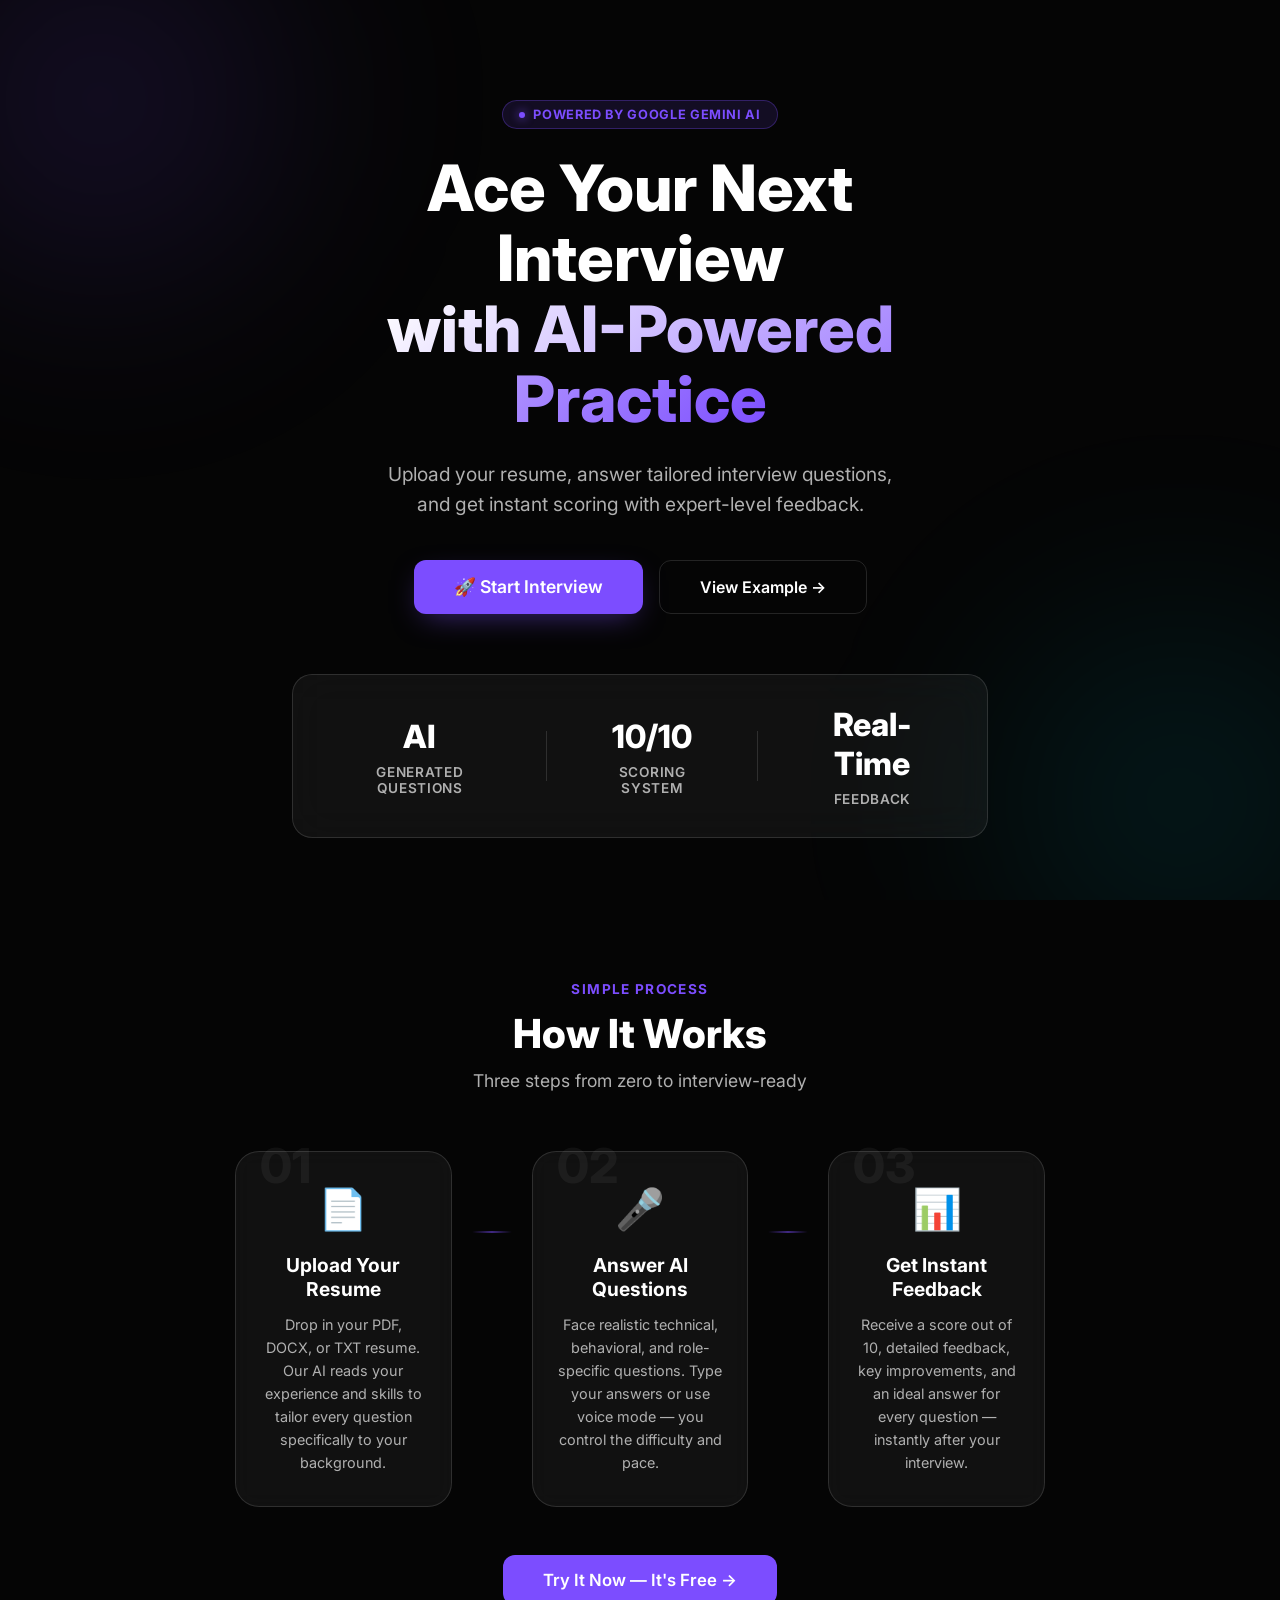
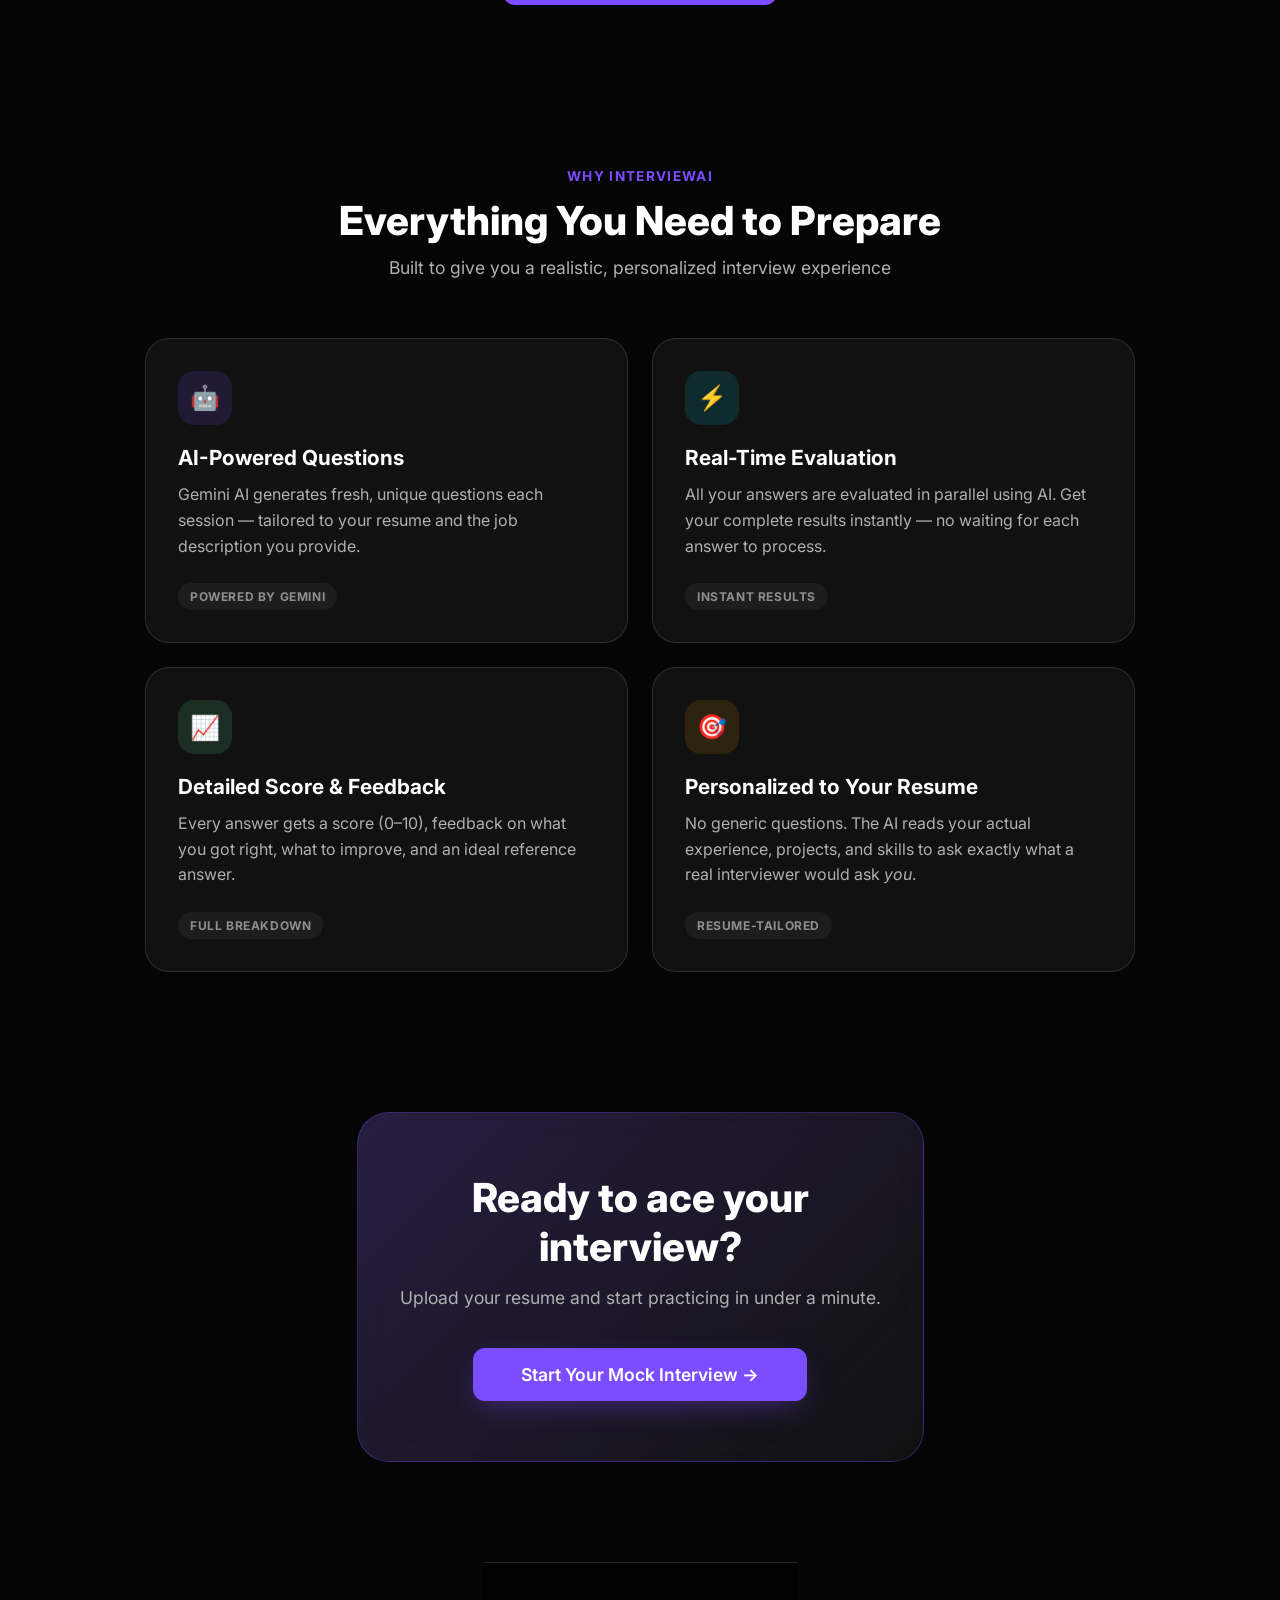
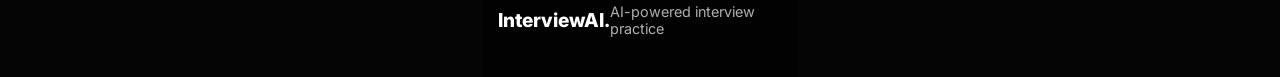
<file: phase1_frontend/index.html>
<!-- index.html file -->
<!DOCTYPE html>
<html lang="en">

<head>
    <meta charset="UTF-8">
    <meta name="viewport" content="width=device-width, initial-scale=1.0">
    <title>AI Mock Interview | Ace Your Next Interview with AI</title>
    <meta name="description" content="Practice interviews with AI-generated questions tailored to your resume. Get instant scoring and detailed feedback to land your dream job.">
    <link rel="stylesheet" href="style.css">
    <link rel="preconnect" href="https://fonts.googleapis.com">
    <link rel="preconnect" href="https://fonts.gstatic.com" crossorigin>
    <link href="https://fonts.googleapis.com/css2?family=Inter:wght@400;500;600;800&display=swap" rel="stylesheet">
</head>

<body>
    <!-- Background Blobs -->
    <div class="background-blobs">
        <div class="blob blob-1"></div>
        <div class="blob blob-2"></div>
    </div>

    <!-- ── HERO SECTION ─────────────────────────────────── -->
    <section class="hero-section">
        <div class="home-container">
            <div class="hero-badge animate-on-scroll">
                <span class="badge-dot"></span>
                Powered by Google Gemini AI
            </div>

            <h1 class="hero-title animate-on-scroll">
                Ace Your Next Interview<br>
                <span class="hero-accent">with AI-Powered Practice</span>
            </h1>

            <p class="hero-subtext animate-on-scroll">
                Upload your resume, answer tailored interview questions,<br class="hide-mobile">
                and get instant scoring with expert-level feedback.
            </p>

            <div class="hero-actions animate-on-scroll">
                <a href="interview.html" class="btn hero-cta" id="start-btn-home">
                    🚀 Start Interview
                </a>
                <a href="example.html" class="btn btn-secondary hero-secondary">
                    View Example →
                </a>
            </div>

            <!-- Stats Row -->
            <div class="hero-stats animate-on-scroll">
                <div class="hero-stat">
                    <span class="hero-stat-number">AI</span>
                    <span class="hero-stat-label">Generated Questions</span>
                </div>
                <div class="hero-stat-divider"></div>
                <div class="hero-stat">
                    <span class="hero-stat-number">10/10</span>
                    <span class="hero-stat-label">Scoring System</span>
                </div>
                <div class="hero-stat-divider"></div>
                <div class="hero-stat">
                    <span class="hero-stat-number">Real-Time</span>
                    <span class="hero-stat-label">Feedback</span>
                </div>
            </div>
        </div>
    </section>

    <!-- ── HOW IT WORKS SECTION ─────────────────────────── -->
    <section class="section">
        <div class="home-container">
            <div class="section-header animate-on-scroll">
                <span class="section-label">Simple Process</span>
                <h2 class="section-title">How It Works</h2>
                <p class="section-subtext">Three steps from zero to interview-ready</p>
            </div>

            <div class="steps-grid">
                <div class="step-card animate-on-scroll">
                    <div class="step-number">01</div>
                    <div class="step-icon">📄</div>
                    <h3>Upload Your Resume</h3>
                    <p>Drop in your PDF, DOCX, or TXT resume. Our AI reads your experience and skills to tailor every question specifically to your background.</p>
                </div>
                <div class="step-connector animate-on-scroll"></div>
                <div class="step-card animate-on-scroll">
                    <div class="step-number">02</div>
                    <div class="step-icon">🎤</div>
                    <h3>Answer AI Questions</h3>
                    <p>Face realistic technical, behavioral, and role-specific questions. Type your answers or use voice mode — you control the difficulty and pace.</p>
                </div>
                <div class="step-connector animate-on-scroll"></div>
                <div class="step-card animate-on-scroll">
                    <div class="step-number">03</div>
                    <div class="step-icon">📊</div>
                    <h3>Get Instant Feedback</h3>
                    <p>Receive a score out of 10, detailed feedback, key improvements, and an ideal answer for every question — instantly after your interview.</p>
                </div>
            </div>

            <div style="text-align: center; margin-top: 48px;" class="animate-on-scroll">
                <a href="index.html" class="btn" style="width: auto; padding: 15px 40px; font-size: 1.05rem;">
                    Try It Now — It's Free →
                </a>
            </div>
        </div>
    </section>

    <!-- ── FEATURES SECTION ──────────────────────────────── -->
    <section class="section">
        <div class="home-container">
            <div class="section-header animate-on-scroll">
                <span class="section-label">Why InterviewAI</span>
                <h2 class="section-title">Everything You Need to Prepare</h2>
                <p class="section-subtext">Built to give you a realistic, personalized interview experience</p>
            </div>

            <div class="features-home-grid">
                <div class="feature-home-card animate-on-scroll">
                    <div class="feature-home-icon" style="background: rgba(124, 77, 255, 0.15); color: #9c6bff;">🤖</div>
                    <h3>AI-Powered Questions</h3>
                    <p>Gemini AI generates fresh, unique questions each session — tailored to your resume and the job description you provide.</p>
                    <span class="feature-tag">Powered by Gemini</span>
                </div>

                <div class="feature-home-card animate-on-scroll">
                    <div class="feature-home-icon" style="background: rgba(0, 229, 255, 0.12); color: #00e5ff;">⚡</div>
                    <h3>Real-Time Evaluation</h3>
                    <p>All your answers are evaluated in parallel using AI. Get your complete results instantly — no waiting for each answer to process.</p>
                    <span class="feature-tag">Instant Results</span>
                </div>

                <div class="feature-home-card animate-on-scroll">
                    <div class="feature-home-icon" style="background: rgba(105, 240, 174, 0.12); color: #69f0ae;">📈</div>
                    <h3>Detailed Score & Feedback</h3>
                    <p>Every answer gets a score (0–10), feedback on what you got right, what to improve, and an ideal reference answer.</p>
                    <span class="feature-tag">Full Breakdown</span>
                </div>

                <div class="feature-home-card animate-on-scroll">
                    <div class="feature-home-icon" style="background: rgba(255, 165, 0, 0.12); color: #ffa500;">🎯</div>
                    <h3>Personalized to Your Resume</h3>
                    <p>No generic questions. The AI reads your actual experience, projects, and skills to ask exactly what a real interviewer would ask <em>you</em>.</p>
                    <span class="feature-tag">Resume-Tailored</span>
                </div>
            </div>
        </div>
    </section>

    <!-- ── FINAL CTA SECTION ─────────────────────────────── -->
    <section class="cta-section">
        <div class="home-container">
            <div class="cta-card animate-on-scroll">
                <h2>Ready to ace your interview?</h2>
                <p>Upload your resume and start practicing in under a minute.</p>
                <a href="index.html" class="btn hero-cta" style="width: auto; padding: 16px 48px; font-size: 1.1rem; margin-top: 8px;">
                    Start Your Mock Interview →
                </a>
            </div>
        </div>
    </section>

    <!-- ── FOOTER ────────────────────────────────────────── -->
    <footer class="home-footer">
        <div class="home-container">
            <div class="footer-inner">
                <span class="footer-brand">InterviewAI.</span>
                <span class="footer-tagline">AI-powered interview practice</span>
            </div>
        </div>
    </footer>

    <script>
        // Scroll animation observer
        const observer = new IntersectionObserver((entries) => {
            entries.forEach(el => {
                if (el.isIntersecting) {
                    el.target.classList.add('visible');
                }
            });
        }, { threshold: 0.12 });

        document.querySelectorAll('.animate-on-scroll').forEach(el => observer.observe(el));

        // Start Interview and Try It Now buttons go to interview setup
        document.querySelectorAll('[href="interview.html"]').forEach(btn => {
            btn.addEventListener('click', (e) => {
                e.preventDefault();
                window.location.href = 'interview.html';
            });
        });
    </script>
</body>

</html>
</file>
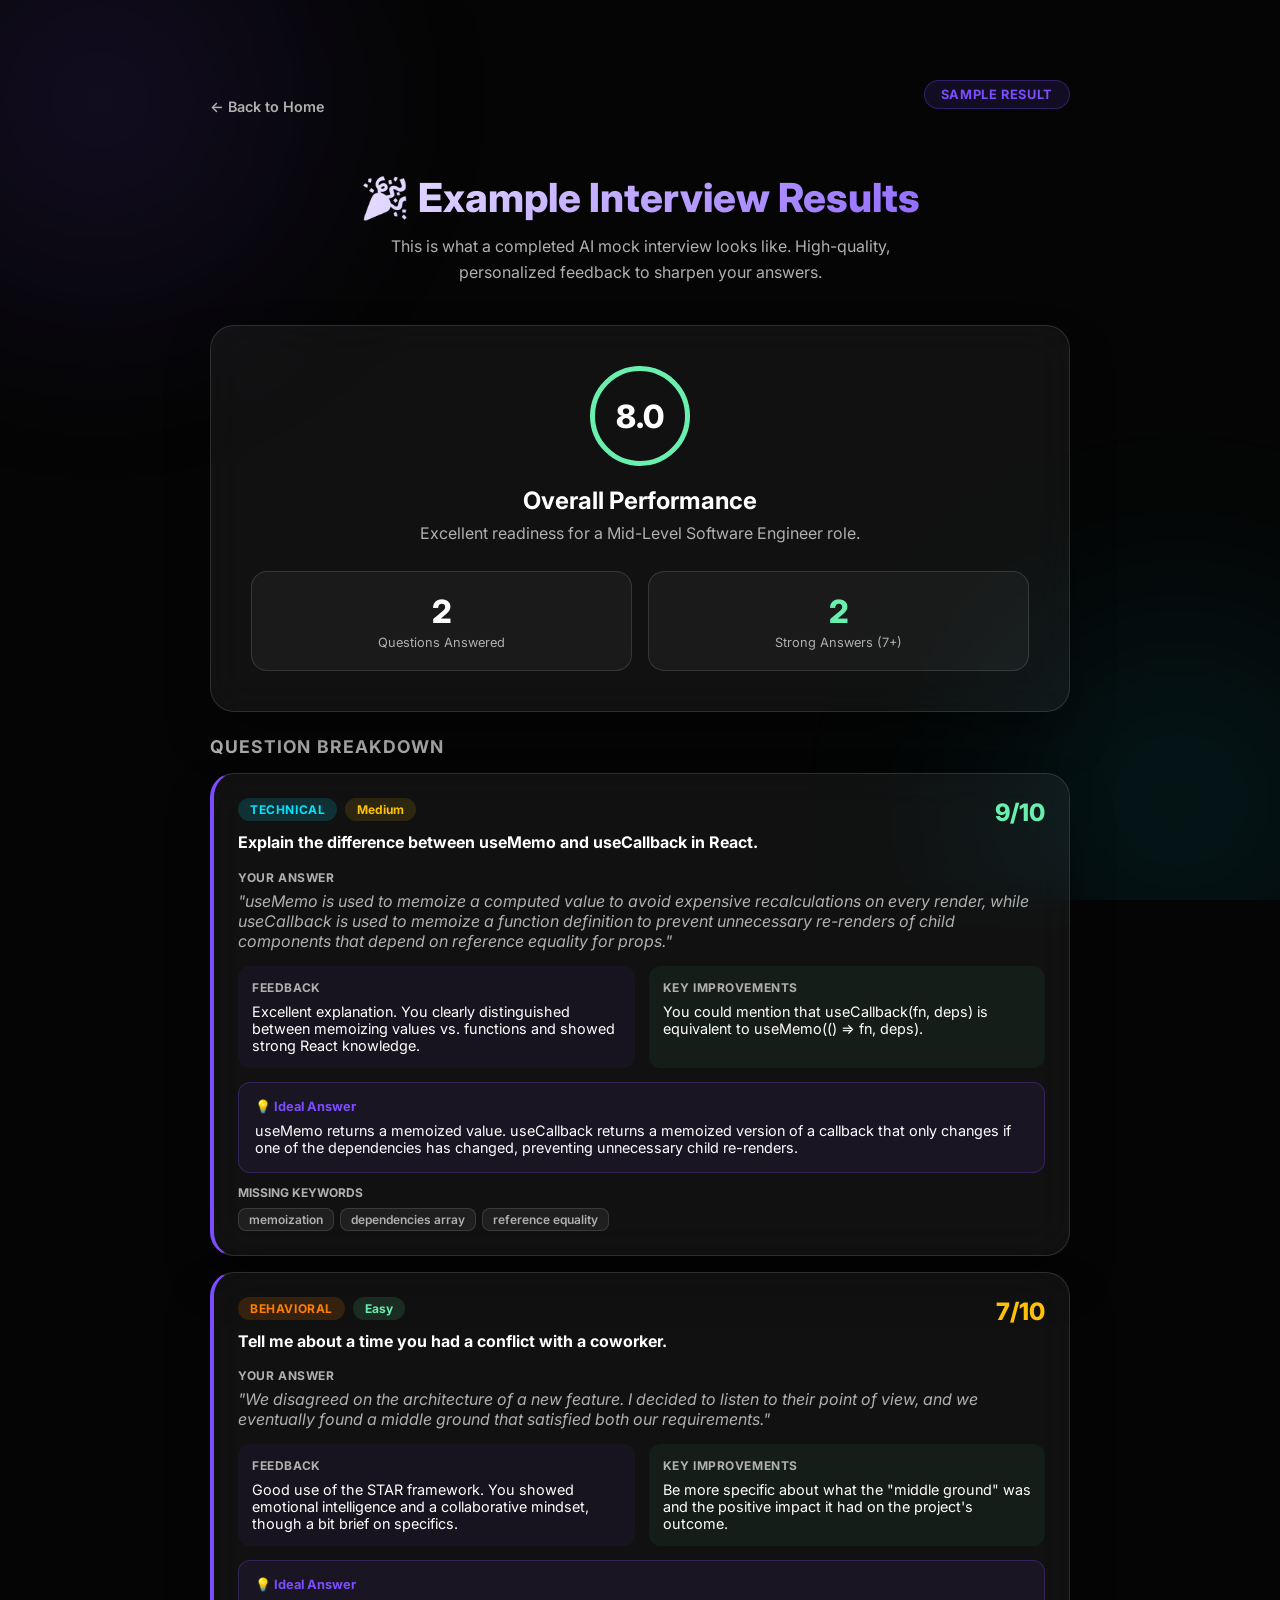
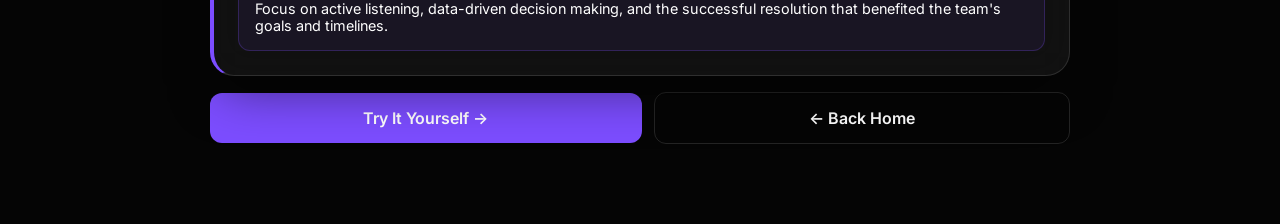
<file: phase1_frontend/example.html>
<!DOCTYPE html>
<html lang="en">

<head>
    <meta charset="UTF-8">
    <meta name="viewport" content="width=device-width, initial-scale=1.0">
    <title>Example Results | InterviewAI</title>
    <meta name="description" content="See a sample AI mock interview result — scores, feedback, and ideal answers.">
    <link rel="stylesheet" href="style.css">
    <link rel="preconnect" href="https://fonts.googleapis.com">
    <link rel="preconnect" href="https://fonts.gstatic.com" crossorigin>
    <link href="https://fonts.googleapis.com/css2?family=Inter:wght@400;500;600;800&display=swap" rel="stylesheet">
</head>

<body>
    <div class="background-blobs">
        <div class="blob blob-1"></div>
        <div class="blob blob-2"></div>
    </div>

    <div class="container">

        <!-- Nav -->
        <div style="display: flex; align-items: center; justify-content: space-between; margin-bottom: 40px;">
            <a href="index.html" style="color: var(--text-secondary); text-decoration: none; font-size: 0.9rem; font-weight: 600; transition: color 0.2s;" onmouseover="this.style.color='white'" onmouseout="this.style.color='var(--text-secondary)'">
                ← Back to Home
            </a>
            <span class="hero-badge">Sample Result</span>
        </div>

        <!-- Header -->
        <div style="text-align: center; margin-bottom: 40px;">
            <h1 style="font-size: 2.5rem; font-weight: 800; margin-bottom: 12px; background: linear-gradient(135deg, #fff 0%, #7c4dff 100%); -webkit-background-clip: text; -webkit-text-fill-color: transparent;">🎉 Example Interview Results</h1>
            <p style="color: var(--text-secondary); font-size: 1rem; max-width: 500px; margin: 0 auto; line-height: 1.6;">
                This is what a completed AI mock interview looks like. High-quality, personalized feedback to sharpen your answers.
            </p>
        </div>

        <!-- Score Summary -->
        <div class="card" style="text-align: center; margin-bottom: 24px;">
            <div class="score-circle" style="border-color: var(--success);">8.0</div>
            <h2 style="margin-bottom: 8px;">Overall Performance</h2>
            <p style="color: var(--text-secondary);">Excellent readiness for a Mid-Level Software Engineer role.</p>

            <div class="stats-grid" style="margin-top: 28px;">
                <div class="stat-card">
                    <span class="stat-number">2</span>
                    <span class="stat-label">Questions Answered</span>
                </div>
                <div class="stat-card">
                    <span class="stat-number" style="color: var(--success)">2</span>
                    <span class="stat-label">Strong Answers (7+)</span>
                </div>
            </div>
        </div>

        <!-- Question Breakdown Header -->
        <h3 style="font-size: 1.1rem; font-weight: 700; margin-bottom: 16px; color: var(--text-secondary); text-transform: uppercase; letter-spacing: 0.06em;">Question Breakdown</h3>

        <!-- Question 1 -->
        <div class="card result-card">
            <div style="display: flex; justify-content: space-between; align-items: flex-start; margin-bottom: 12px; gap: 16px;">
                <div style="flex: 1;">
                    <div style="display: flex; gap: 8px; margin-bottom: 10px; flex-wrap: wrap;">
                        <span class="question-tag tag-technical">Technical</span>
                        <span class="diff-badge diff-medium">Medium</span>
                    </div>
                    <h3 style="font-size: 1rem; line-height: 1.4;">
                        Explain the difference between <code>useMemo</code> and <code>useCallback</code> in React.
                    </h3>
                </div>
                <span class="result-score" style="color: var(--success);">9/10</span>
            </div>

            <div class="feedback-section">
                <div class="answer-block">
                    <h4>Your Answer</h4>
                    <p style="color: var(--text-secondary); font-style: italic; margin-bottom: 15px;">
                        "useMemo is used to memoize a computed value to avoid expensive recalculations on every render, while useCallback is used to memoize a function definition to prevent unnecessary re-renders of child components that depend on reference equality for props."
                    </p>
                </div>
                <div class="result-grid">
                    <div class="result-col feedback-col">
                        <h4>Feedback</h4>
                        <p>Excellent explanation. You clearly distinguished between memoizing values vs. functions and showed strong React knowledge.</p>
                    </div>
                    <div class="result-col improvements-col">
                        <h4>Key Improvements</h4>
                        <p>You could mention that <code>useCallback(fn, deps)</code> is equivalent to <code>useMemo(() => fn, deps)</code>.</p>
                    </div>
                </div>
                <div class="ideal-answer-block">
                    <h4 style="color: var(--accent-color);">💡 Ideal Answer</h4>
                    <p>useMemo returns a memoized value. useCallback returns a memoized version of a callback that only changes if one of the dependencies has changed, preventing unnecessary child re-renders.</p>
                </div>
                <div style="margin-top: 12px;">
                    <h4 style="font-size: 0.75rem; text-transform: uppercase; color: var(--text-secondary); margin-bottom: 8px;">Missing Keywords</h4>
                    <div style="display: flex; flex-wrap: wrap; gap: 6px;">
                        <span class="keyword-tag">memoization</span>
                        <span class="keyword-tag">dependencies array</span>
                        <span class="keyword-tag">reference equality</span>
                    </div>
                </div>
            </div>
        </div>

        <!-- Question 2 -->
        <div class="card result-card">
            <div style="display: flex; justify-content: space-between; align-items: flex-start; margin-bottom: 12px; gap: 16px;">
                <div style="flex: 1;">
                    <div style="display: flex; gap: 8px; margin-bottom: 10px; flex-wrap: wrap;">
                        <span class="question-tag tag-behavioral">Behavioral</span>
                        <span class="diff-badge diff-easy">Easy</span>
                    </div>
                    <h3 style="font-size: 1rem; line-height: 1.4;">Tell me about a time you had a conflict with a coworker.</h3>
                </div>
                <span class="result-score" style="color: #ffc107;">7/10</span>
            </div>

            <div class="feedback-section">
                <div class="answer-block">
                    <h4>Your Answer</h4>
                    <p style="color: var(--text-secondary); font-style: italic; margin-bottom: 15px;">
                        "We disagreed on the architecture of a new feature. I decided to listen to their point of view, and we eventually found a middle ground that satisfied both our requirements."
                    </p>
                </div>
                <div class="result-grid">
                    <div class="result-col feedback-col">
                        <h4>Feedback</h4>
                        <p>Good use of the STAR framework. You showed emotional intelligence and a collaborative mindset, though a bit brief on specifics.</p>
                    </div>
                    <div class="result-col improvements-col">
                        <h4>Key Improvements</h4>
                        <p>Be more specific about what the "middle ground" was and the positive impact it had on the project's outcome.</p>
                    </div>
                </div>
                <div class="ideal-answer-block">
                    <h4 style="color: var(--accent-color);">💡 Ideal Answer</h4>
                    <p>Focus on active listening, data-driven decision making, and the successful resolution that benefited the team's goals and timelines.</p>
                </div>
            </div>
        </div>

        <!-- CTA Buttons -->
        <div class="nav-controls" style="margin-top: 8px;">
            <a href="interview.html" class="btn">Try It Yourself →</a>
            <a href="index.html" class="btn btn-secondary" style="text-align: center; padding: 15px;">← Back Home</a>
        </div>

    </div>
</body>

</html>
</file>
<file: phase1_frontend/style.css>
/* style.css file */
:root {
    --bg-color: #050505;
    --card-bg: rgba(255, 255, 255, 0.05);
    --glass-border: rgba(255, 255, 255, 0.125);
    --accent-color: #7c4dff;
    --accent-hover: #9575cd;
    --text-primary: #ffffff;
    --text-secondary: #b0b0b0;
    --error: #ff5252;
    --success: #69f0ae;
    --transition-speed: 0.3s;
}

* {
    margin: 0;
    padding: 0;
    box-sizing: border-box;
    font-family: 'Inter', -apple-system, BlinkMacSystemFont, "Segoe UI", Roboto, Helvetica, Arial, sans-serif;
}

body {
    background-color: var(--bg-color);
    color: var(--text-primary);
    min-height: 100vh;
    display: flex;
    flex-direction: column;
    align-items: center;
    overflow-x: hidden;
}

/* ── BACKGROUND ──────────────────────────────────────── */
.background-blobs {
    position: fixed;
    top: 0;
    left: 0;
    width: 100%;
    height: 100%;
    z-index: -1;
    overflow: hidden;
}

.blob {
    position: absolute;
    width: 600px;
    height: 600px;
    background: radial-gradient(circle, rgba(124, 77, 255, 0.15) 0%, rgba(0, 0, 0, 0) 70%);
    border-radius: 50%;
    filter: blur(80px);
    animation: move 20s infinite alternate;
}

.blob-1 {
    top: -200px;
    left: -200px;
    animation-duration: 25s;
}

.blob-2 {
    bottom: -200px;
    right: -200px;
    animation-duration: 30s;
    background: radial-gradient(circle, rgba(0, 229, 255, 0.1) 0%, rgba(0, 0, 0, 0) 70%);
}

@keyframes move {
    0%   { transform: translate(0, 0); }
    100% { transform: translate(100px, 100px); }
}

/* ── LAYOUT ──────────────────────────────────────────── */
.container {
    max-width: 860px;
    width: 90%;
    margin-top: 80px;
    margin-bottom: 80px;
    z-index: 1;
}

header {
    text-align: center;
    margin-bottom: 50px;
}

header h1 {
    font-size: 3.5rem;
    font-weight: 800;
    background: linear-gradient(135deg, #fff 0%, #7c4dff 100%);
    -webkit-background-clip: text;
    -webkit-text-fill-color: transparent;
    margin-bottom: 12px;
}

header p {
    color: var(--text-secondary);
    font-size: 1.1rem;
}

/* ── CARDS ──────────────────────────────────────────── */
.card {
    background: var(--card-bg);
    backdrop-filter: blur(20px);
    -webkit-backdrop-filter: blur(20px);
    border: 1px solid var(--glass-border);
    border-radius: 24px;
    padding: 40px;
    box-shadow: 0 25px 50px -12px rgba(0, 0, 0, 0.5);
    margin-bottom: 24px;
}

.hidden { display: none !important; }

.step-content { animation: fadeIn 0.4s ease-out; }

@keyframes fadeIn {
    from { opacity: 0; transform: translateY(12px); }
    to   { opacity: 1; transform: translateY(0); }
}

/* ── FORM ELEMENTS ───────────────────────────────────── */
.form-label {
    display: block;
    margin-bottom: 10px;
    font-weight: 600;
    font-size: 0.9rem;
}

.optional-tag {
    font-weight: 400;
    color: var(--text-secondary);
    font-size: 0.8rem;
    margin-left: 6px;
}

input[type="text"],
input[type="number"],
textarea,
select {
    width: 100%;
    background: rgba(255, 255, 255, 0.05);
    border: 1px solid var(--glass-border);
    border-radius: 12px;
    padding: 14px 16px;
    color: white;
    font-size: 1rem;
    margin-bottom: 12px;
    outline: none;
    transition: border-color var(--transition-speed);
    font-family: inherit;
}

input[type="text"]:focus,
input[type="number"]:focus,
textarea:focus,
select:focus {
    border-color: var(--accent-color);
}

textarea { resize: vertical; }

/* ── RANGE SLIDER ────────────────────────────────────── */
.range-slider {
    width: 100%;
    height: 6px;
    border-radius: 4px;
    background: rgba(255, 255, 255, 0.1);
    appearance: none;
    -webkit-appearance: none;
    outline: none;
    border: none;
    padding: 0;
    margin-bottom: 0;
    cursor: pointer;
}
.range-slider::-webkit-slider-thumb {
    appearance: none;
    width: 18px;
    height: 18px;
    background: var(--accent-color);
    border-radius: 50%;
    cursor: pointer;
    transition: transform 0.1s;
}
.range-slider::-webkit-slider-thumb:hover { transform: scale(1.2); }

/* ── DIFFICULTY PILLS ────────────────────────────────── */
.difficulty-pills {
    display: flex;
    gap: 10px;
    flex-wrap: wrap;
}

.difficulty-pill {
    flex: 1;
    min-width: 72px;
    padding: 10px 8px;
    border-radius: 12px;
    border: 1px solid var(--glass-border);
    background: rgba(255, 255, 255, 0.04);
    color: var(--text-secondary);
    font-size: 0.85rem;
    font-weight: 600;
    cursor: pointer;
    text-transform: capitalize;
    transition: all var(--transition-speed);
}

.difficulty-pill:hover {
    background: rgba(124, 77, 255, 0.1);
    color: white;
    border-color: var(--accent-color);
}

.difficulty-pill.active {
    background: var(--accent-color);
    color: white;
    border-color: var(--accent-color);
    transform: scale(1.04);
}

/* ── AI OPTIMIZED TOGGLE ─────────────────────────────── */
.ai-toggle-label {
    display: flex;
    align-items: center;
    cursor: pointer;
}
.ai-toggle-label input { display: none; }
.ai-toggle-badge {
    padding: 5px 12px;
    border-radius: 20px;
    font-size: 0.75rem;
    font-weight: 700;
    background: rgba(255, 255, 255, 0.06);
    border: 1px solid var(--glass-border);
    color: var(--text-secondary);
    transition: all var(--transition-speed);
    user-select: none;
}
.ai-toggle-label input:checked + .ai-toggle-badge {
    background: var(--accent-color);
    color: white;
    border-color: var(--accent-color);
}

/* ── FILE UPLOAD ─────────────────────────────────────── */
.file-upload {
    border: 2px dashed var(--glass-border);
    border-radius: 16px;
    padding: 40px;
    text-align: center;
    cursor: pointer;
    transition: border-color var(--transition-speed), background var(--transition-speed);
    margin-bottom: 24px;
}

.file-upload:hover {
    border-color: var(--accent-color);
    background: rgba(124, 77, 255, 0.05);
}

/* ── TOGGLE SWITCH ───────────────────────────────────── */
.toggle-wrapper {
    display: flex;
    justify-content: space-between;
    align-items: center;
    background: rgba(255, 255, 255, 0.03);
    padding: 15px;
    border-radius: 12px;
    border: 1px solid var(--glass-border);
    margin-bottom: 12px;
}

.switch {
    position: relative;
    display: inline-block;
    width: 50px;
    height: 26px;
    flex-shrink: 0;
}
.switch input { opacity: 0; width: 0; height: 0; }

.slider {
    position: absolute;
    cursor: pointer;
    top: 0; left: 0; right: 0; bottom: 0;
    background-color: rgba(255, 255, 255, 0.1);
    transition: .4s;
    border-radius: 34px;
}
.slider:before {
    position: absolute;
    content: "";
    height: 18px; width: 18px;
    left: 4px; bottom: 4px;
    background-color: white;
    transition: .4s;
    border-radius: 50%;
}
input:checked + .slider { background-color: var(--accent-color); }
input:checked + .slider:before { transform: translateX(24px); }

/* ── BUTTONS ─────────────────────────────────────────── */
.btn {
    display: inline-block;
    background: var(--accent-color);
    color: white;
    padding: 15px 30px;
    border-radius: 12px;
    text-decoration: none;
    font-weight: 600;
    font-size: 1rem;
    border: none;
    cursor: pointer;
    transition: background var(--transition-speed), transform 0.1s, opacity 0.2s;
    width: 100%;
    text-align: center;
    font-family: inherit;
}
.btn:hover  { background: var(--accent-hover); }
.btn:active { transform: scale(0.98); }
.btn:disabled { opacity: 0.4; cursor: not-allowed; }

.btn-secondary {
    background: transparent;
    border: 1px solid var(--glass-border);
}
.btn-secondary:hover { background: rgba(255, 255, 255, 0.06); }

/* ── INTERVIEW PROGRESS ──────────────────────────────── */
.progress-bar {
    width: 100%;
    height: 5px;
    background: rgba(255, 255, 255, 0.1);
    border-radius: 3px;
    overflow: hidden;
}
.progress-inner {
    height: 100%;
    background: var(--accent-color);
    width: 0%;
    transition: width 0.5s ease;
}

/* ── QUESTION TAGS ───────────────────────────────────── */
.question-tag {
    display: inline-block;
    padding: 4px 12px;
    border-radius: 20px;
    font-size: 0.75rem;
    font-weight: 700;
    text-transform: uppercase;
    letter-spacing: 0.05em;
}
.tag-technical  { background: rgba(0, 229, 255, 0.15); color: #00e5ff; }
.tag-behavioral { background: rgba(255, 128, 0, 0.15);  color: #ff8000; }
.tag-coding     { background: rgba(105, 240, 174, 0.15); color: #69f0ae; }
.tag-hr         { background: rgba(255, 80, 170, 0.15); color: #ff50aa; }

/* ── DIFFICULTY BADGES ───────────────────────────────── */
.diff-badge {
    display: inline-block;
    padding: 4px 12px;
    border-radius: 20px;
    font-size: 0.75rem;
    font-weight: 700;
    text-transform: capitalize;
}
.diff-easy   { background: rgba(105, 240, 174, 0.12); color: #69f0ae; }
.diff-medium { background: rgba(255, 193, 7, 0.12);   color: #ffc107; }
.diff-hard   { background: rgba(255, 82, 82, 0.12);   color: #ff5252; }
.diff-mixed  { background: rgba(124, 77, 255, 0.12);  color: #9c6bff; }

/* ── NAVIGATION CONTROLS ─────────────────────────────── */
.nav-controls {
    display: flex;
    gap: 12px;
    align-items: center;
}
.nav-controls .btn { margin: 0; }

/* ── CODE TEXTAREA ───────────────────────────────────── */
.code-textarea {
    font-family: 'JetBrains Mono', 'Fira Code', 'Courier New', monospace !important;
    font-size: 0.9rem !important;
    line-height: 1.6;
    min-height: 260px;
    background: rgba(0, 0, 0, 0.4) !important;
    border-color: rgba(105, 240, 174, 0.3) !important;
    resize: vertical;
}
.code-textarea:focus { border-color: #69f0ae !important; }

/* ── LOADER ──────────────────────────────────────────── */
.loader {
    width: 48px;
    height: 48px;
    border: 5px solid rgba(255,255,255,0.1);
    border-bottom-color: var(--accent-color);
    border-radius: 50%;
    display: inline-block;
    box-sizing: border-box;
    animation: rotation 1s linear infinite;
    margin-bottom: 20px;
}
@keyframes rotation {
    0%   { transform: rotate(0deg); }
    100% { transform: rotate(360deg); }
}

/* ── TOASTS ──────────────────────────────────────────── */
.toast {
    position: fixed;
    top: 24px;
    right: 24px;
    z-index: 1000;
    padding: 14px 20px;
    border-radius: 12px;
    font-weight: 600;
    font-size: 0.9rem;
    max-width: 340px;
    animation: fadeIn 0.3s ease;
    box-shadow: 0 8px 32px rgba(0,0,0,0.4);
}
.toast-error   { background: rgba(255, 82, 82, 0.15);  border: 1px solid var(--error);   color: #ff7979; }
.toast-success { background: rgba(105, 240, 174, 0.12); border: 1px solid var(--success); color: #69f0ae; }

/* ── SCORE CIRCLE ────────────────────────────────────── */
.score-circle {
    width: 100px;
    height: 100px;
    border-radius: 50%;
    border: 5px solid var(--accent-color);
    display: flex;
    align-items: center;
    justify-content: center;
    font-size: 2rem;
    font-weight: 800;
    margin: 0 auto 20px;
    transition: border-color 0.5s;
}

/* ── STATS GRID ──────────────────────────────────────── */
.stats-grid {
    display: grid;
    grid-template-columns: 1fr 1fr;
    gap: 16px;
}
.stat-card {
    background: rgba(255, 255, 255, 0.04);
    border: 1px solid var(--glass-border);
    border-radius: 16px;
    padding: 20px;
    text-align: center;
    display: flex;
    flex-direction: column;
    gap: 4px;
}
.stat-number { font-size: 2rem; font-weight: 800; }
.stat-label  { font-size: 0.8rem; color: var(--text-secondary); }

/* ── RESULT CARDS ────────────────────────────────────── */
.result-card {
    border-left: 4px solid var(--accent-color);
    margin-bottom: 16px;
    padding: 24px;
}
.result-score {
    font-size: 1.5rem;
    font-weight: 800;
    white-space: nowrap;
}
.feedback-section { margin-top: 16px; }
.result-grid {
    display: grid;
    grid-template-columns: 1fr 1fr;
    gap: 14px;
    margin-bottom: 14px;
}
.result-col {
    padding: 14px;
    border-radius: 12px;
    font-size: 0.9rem;
}
.feedback-col { background: rgba(124, 77, 255, 0.06); }
.improvements-col { background: rgba(105, 240, 174, 0.05); }
.result-col h4 { font-size: 0.75rem; text-transform: uppercase; letter-spacing: 0.05em; color: var(--text-secondary); margin-bottom: 8px; }

.answer-block { margin-bottom: 14px; }
.answer-block h4 { font-size: 0.75rem; text-transform: uppercase; letter-spacing: 0.05em; color: var(--text-secondary); margin-bottom: 6px; }

.ideal-answer-block {
    background: rgba(124, 77, 255, 0.08);
    border: 1px solid rgba(124, 77, 255, 0.25);
    border-radius: 12px;
    padding: 16px;
    margin-top: 14px;
    font-size: 0.9rem;
}
.ideal-answer-block h4 { font-size: 0.8rem; margin-bottom: 8px; }

.keyword-tag {
    display: inline-block;
    padding: 3px 10px;
    border-radius: 8px;
    font-size: 0.75rem;
    font-weight: 600;
    background: rgba(255,255,255,0.06);
    border: 1px solid var(--glass-border);
    color: var(--text-secondary);
}

/* ── QUESTION CONTAINER ──────────────────────────────── */
.question-container { margin-bottom: 20px; }

/* ── EXAMPLE PAGE SPECIFIC ───────────────────────────── */
.hero-badge {
    display: inline-flex;
    align-items: center;
    gap: 8px;
    padding: 6px 16px;
    border-radius: 20px;
    background: rgba(124, 77, 255, 0.12);
    border: 1px solid rgba(124, 77, 255, 0.3);
    font-size: 0.8rem;
    font-weight: 700;
    text-transform: uppercase;
    letter-spacing: 0.05em;
    color: var(--accent-color);
    margin-bottom: 20px;
}

.features-grid {
    display: grid;
    grid-template-columns: repeat(auto-fit, minmax(220px, 1fr));
    gap: 20px;
    margin-bottom: 40px;
}

.feature-card {
    background: rgba(255, 255, 255, 0.04);
    border: 1px solid rgba(255, 255, 255, 0.07);
    border-radius: 20px;
    padding: 28px;
    transition: border-color var(--transition-speed), transform var(--transition-speed);
}
.feature-card:hover {
    border-color: rgba(124, 77, 255, 0.3);
    transform: translateY(-3px);
}
.feature-icon {
    width: 48px;
    height: 48px;
    border-radius: 14px;
    background: rgba(124, 77, 255, 0.12);
    display: flex;
    align-items: center;
    justify-content: center;
    font-size: 1.4rem;
    margin-bottom: 16px;
}
.feature-card h3 { font-size: 1rem; font-weight: 700; margin-bottom: 8px; }
.feature-card p  { font-size: 0.88rem; color: var(--text-secondary); line-height: 1.5; }

/* ── RESPONSIVE ──────────────────────────────────────── */
@media (max-width: 640px) {
    .container { width: 95%; margin-top: 40px; }
    header h1  { font-size: 2.4rem; }
    .card      { padding: 24px; }
    .result-grid { grid-template-columns: 1fr; }
    .stats-grid  { grid-template-columns: 1fr 1fr; }
    .nav-controls { flex-direction: column-reverse; }
    .nav-controls .btn { width: 100%; }
    .difficulty-pills { flex-wrap: wrap; }
    .difficulty-pill { min-width: calc(50% - 5px); }
    .score-circle { width: 80px; height: 80px; font-size: 1.5rem; }
}
/* ── HOME PAGE SPECIFIC STYLES ───────────────────────── */
.home-container {
    max-width: 1100px;
    width: 90%;
    margin: 0 auto;
}

.animate-on-scroll {
    opacity: 0;
    transform: translateY(20px);
    transition: opacity 0.8s ease-out, transform 0.8s ease-out;
}
.animate-on-scroll.visible {
    opacity: 1;
    transform: translateY(0);
}

/* Hero Section */
.hero-section {
    padding: 100px 0 60px;
    text-align: center;
    position: relative;
}
.hero-badge {
    display: inline-flex;
    align-items: center;
    gap: 8px;
    padding: 6px 16px;
    border-radius: 20px;
    background: rgba(124, 77, 255, 0.12);
    border: 1px solid rgba(124, 77, 255, 0.3);
    font-size: 0.8rem;
    font-weight: 700;
    text-transform: uppercase;
    letter-spacing: 0.05em;
    color: var(--accent-color);
    margin-bottom: 24px;
}
.badge-dot {
    width: 6px;
    height: 6px;
    border-radius: 50%;
    background: var(--accent-color);
    box-shadow: 0 0 10px var(--accent-color);
    animation: pulse 2s infinite;
}
@keyframes pulse {
    0% { transform: scale(0.95); opacity: 0.5; }
    50% { transform: scale(1.2); opacity: 1; }
    100% { transform: scale(0.95); opacity: 0.5; }
}

.hero-title {
    font-size: 4rem;
    font-weight: 800;
    line-height: 1.1;
    margin-bottom: 24px;
}
.hero-accent {
    background: linear-gradient(135deg, #fff 0%, #7c4dff 100%);
    -webkit-background-clip: text;
    -webkit-text-fill-color: transparent;
}
.hero-subtext {
    font-size: 1.2rem;
    color: var(--text-secondary);
    line-height: 1.6;
    margin-bottom: 40px;
    max-width: 600px;
    margin-inline: auto;
}
.hero-actions {
    display: flex;
    gap: 16px;
    justify-content: center;
    margin-bottom: 60px;
}
.hero-cta {
    width: auto;
    padding: 16px 40px;
    font-size: 1.1rem;
    box-shadow: 0 10px 30px -10px rgba(124, 77, 255, 0.5);
}
.hero-secondary {
    width: auto;
    padding: 16px 40px;
}

/* Stats */
.hero-stats {
    display: flex;
    justify-content: center;
    align-items: center;
    gap: 40px;
    padding: 30px 40px;
    background: var(--card-bg);
    border: 1px solid var(--glass-border);
    backdrop-filter: blur(20px);
    border-radius: 20px;
    max-width: 800px;
    margin: 0 auto;
}
.hero-stat {
    display: flex;
    flex-direction: column;
    gap: 8px;
}
.hero-stat-number {
    font-size: 2rem;
    font-weight: 800;
    color: white;
}
.hero-stat-label {
    font-size: 0.85rem;
    color: var(--text-secondary);
    text-transform: uppercase;
    letter-spacing: 0.05em;
    font-weight: 600;
}
.hero-stat-divider {
    width: 1px;
    height: 50px;
    background: var(--glass-border);
}

/* General Sections */
.section {
    padding: 80px 0;
}
.section-header {
    text-align: center;
    margin-bottom: 60px;
}
.section-label {
    display: inline-block;
    color: var(--accent-color);
    font-weight: 700;
    text-transform: uppercase;
    letter-spacing: 0.1em;
    font-size: 0.85rem;
    margin-bottom: 12px;
}
.section-title {
    font-size: 2.5rem;
    font-weight: 800;
    margin-bottom: 12px;
}
.section-subtext {
    color: var(--text-secondary);
    font-size: 1.1rem;
}

/* Steps Grid */
.steps-grid {
    display: flex;
    justify-content: space-between;
    align-items: flex-start;
    gap: 20px;
    position: relative;
    max-width: 900px;
    margin: 0 auto;
}
.step-card {
    flex: 1;
    background: var(--card-bg);
    border: 1px solid var(--glass-border);
    backdrop-filter: blur(10px);
    border-radius: 24px;
    padding: 32px 24px;
    text-align: center;
    position: relative;
    z-index: 2;
    transition: transform 0.3s;
}
.step-card:hover { transform: translateY(-5px); }
.step-number {
    position: absolute;
    top: -16px;
    left: 24px;
    font-size: 3rem;
    font-weight: 800;
    color: rgba(255,255,255,0.05);
    z-index: -1;
}
.step-icon {
    font-size: 2.5rem;
    margin-bottom: 20px;
}
.step-card h3 {
    font-size: 1.2rem;
    margin-bottom: 12px;
}
.step-card p {
    color: var(--text-secondary);
    font-size: 0.9rem;
    line-height: 1.6;
}
.step-connector {
    flex: 0 0 40px;
    height: 2px;
    background: linear-gradient(90deg, transparent, rgba(124, 77, 255, 0.5), transparent);
    margin-top: 80px;
}

/* Features Grid */
.features-home-grid {
    display: grid;
    grid-template-columns: repeat(2, 1fr);
    gap: 24px;
}
.feature-home-card {
    background: var(--card-bg);
    border: 1px solid var(--glass-border);
    backdrop-filter: blur(10px);
    border-radius: 24px;
    padding: 32px;
    display: flex;
    flex-direction: column;
    align-items: flex-start;
    transition: border-color var(--transition-speed);
}
.feature-home-card:hover {
    border-color: rgba(124, 77, 255, 0.4);
}
.feature-home-icon {
    width: 54px;
    height: 54px;
    border-radius: 16px;
    display: flex;
    align-items: center;
    justify-content: center;
    font-size: 1.5rem;
    margin-bottom: 20px;
}
.feature-home-card h3 {
    font-size: 1.3rem;
    margin-bottom: 12px;
}
.feature-home-card p {
    color: var(--text-secondary);
    line-height: 1.6;
    margin-bottom: 24px;
    flex-grow: 1;
}
.feature-tag {
    font-size: 0.75rem;
    font-weight: 700;
    text-transform: uppercase;
    letter-spacing: 0.05em;
    color: rgba(255,255,255,0.5);
    background: rgba(255,255,255,0.05);
    padding: 6px 12px;
    border-radius: 20px;
}

/* CTA Section */
.cta-section {
    padding: 60px 0 100px;
}
.cta-card {
    background: linear-gradient(135deg, rgba(124, 77, 255, 0.2) 0%, rgba(0, 0, 0, 0) 100%), var(--card-bg);
    border: 1px solid rgba(124, 77, 255, 0.3);
    backdrop-filter: blur(20px);
    border-radius: 32px;
    padding: 60px 40px;
    text-align: center;
}
.cta-card h2 {
    font-size: 2.5rem;
    font-weight: 800;
    margin-bottom: 16px;
}
.cta-card p {
    color: var(--text-secondary);
    font-size: 1.1rem;
    margin-bottom: 32px;
}

/* Footer */
.home-footer {
    border-top: 1px solid var(--glass-border);
    padding: 40px 0;
    background: rgba(0,0,0,0.5);
}
.footer-inner {
    display: flex;
    justify-content: space-between;
    align-items: center;
}
.footer-brand {
    font-size: 1.2rem;
    font-weight: 800;
    color: white;
}
.footer-tagline {
    color: var(--text-secondary);
    font-size: 0.9rem;
}

/* Responsive */
@media (max-width: 900px) {
    .features-home-grid { grid-template-columns: 1fr; }
    .steps-grid { flex-direction: column; align-items: stretch; }
    .step-connector { display: none; }
    .hero-stats { flex-direction: column; gap: 20px; padding: 20px; }
    .hero-stat-divider { width: 50px; height: 1px; }
}
@media (max-width: 640px) {
    .hero-title { font-size: 2.5rem; }
    .hero-actions { flex-direction: column; }
    .hide-mobile { display: none; }
    .cta-card { padding: 40px 20px; }
    .cta-card h2 { font-size: 2rem; }
    .footer-inner { flex-direction: column; gap: 16px; text-align: center; }
}


/* ── FORM ERROR STATES ───────────────────────────────── */
.input-error {
    border-color: rgba(255, 80, 80, 0.8) !important;
    background: rgba(255, 80, 80, 0.05) !important;
}

.error-visible {
    max-height: 40px !important;
    opacity: 1 !important;
    margin-top: 6px !important;
}
</file>
